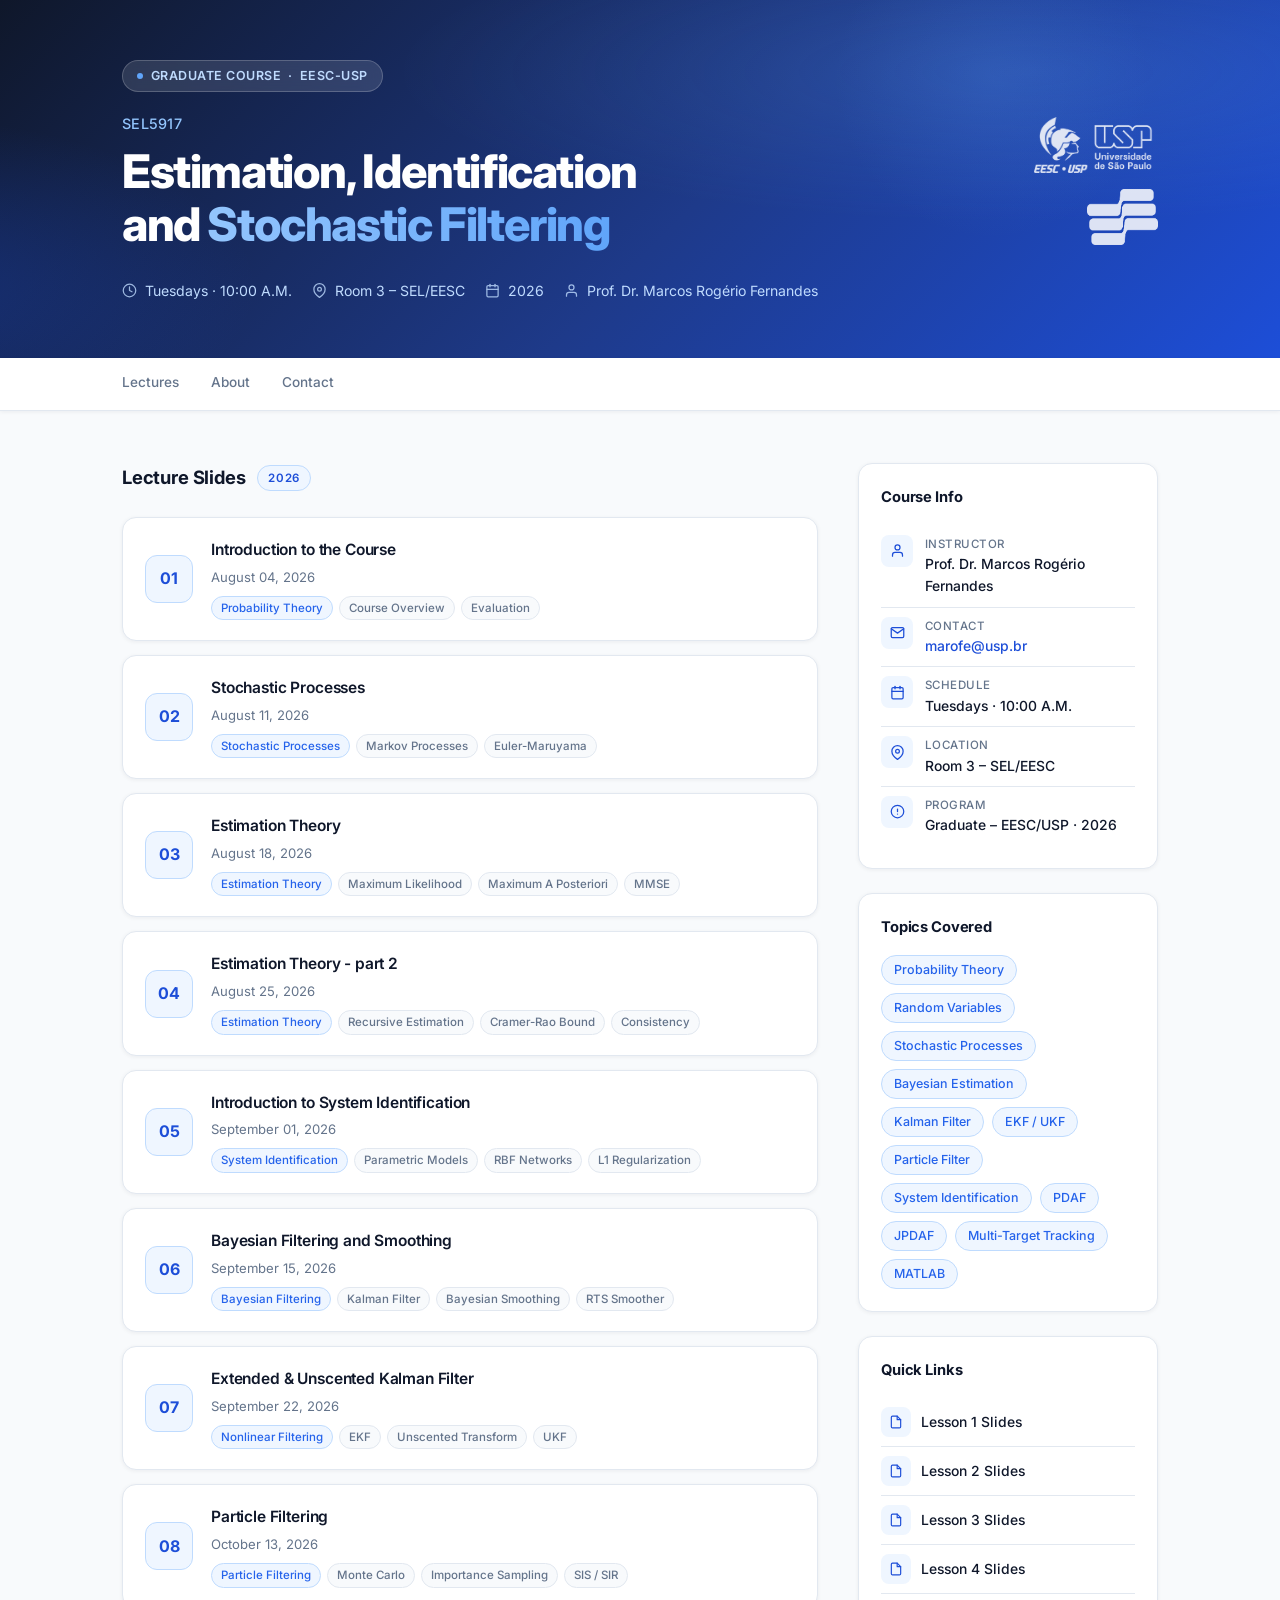
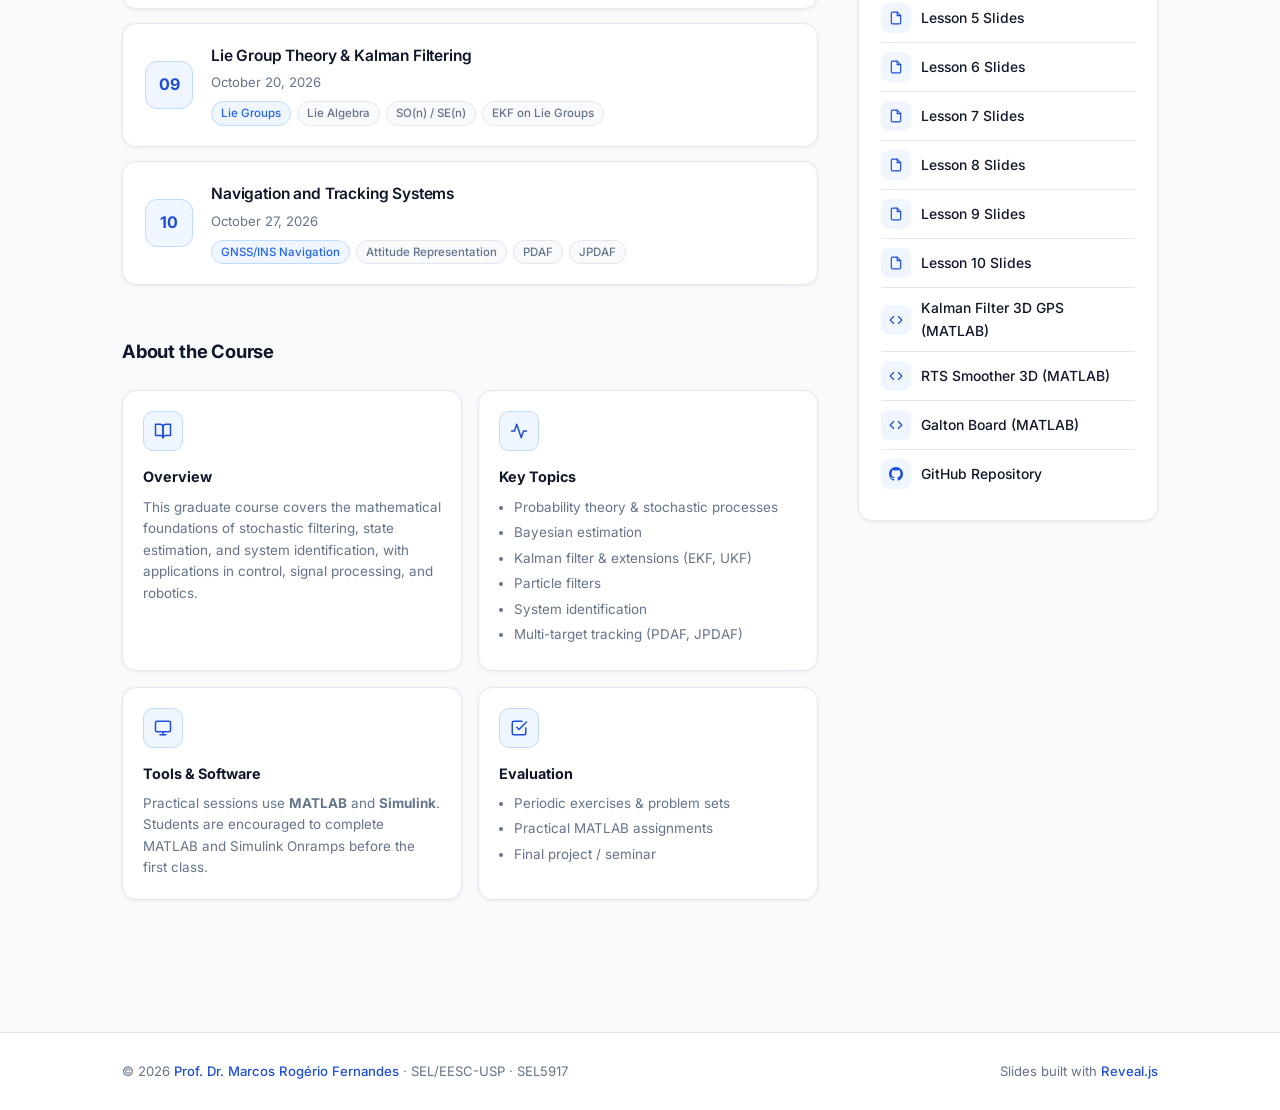
<file: index.html>
<!doctype html>
<html lang="en">
<head>
  <meta charset="utf-8">
  <meta name="viewport" content="width=device-width, initial-scale=1.0">
  <title>SEL5917 – Estimation, Identification and Stochastic Filtering</title>
  <meta name="description" content="Course page for SEL5917 – Estimation, Identification and Stochastic Filtering. Prof. Dr. Marcos Rogério Fernandes, EESC-USP.">
  <link rel="preconnect" href="https://fonts.googleapis.com">
  <link rel="preconnect" href="https://fonts.gstatic.com" crossorigin>
  <link href="https://fonts.googleapis.com/css2?family=Inter:wght@300;400;500;600;700;800&display=swap" rel="stylesheet">
  <style>
    /* ===== Design Tokens (same palette as style.css) ===== */
    :root {
      --accent:        #1d4ed8;
      --accent-mid:    #2563eb;
      --accent-light:  #60a5fa;
      --accent-soft:   #eff6ff;
      --accent-border: #bfdbfe;
      --ink:           #0f172a;
      --muted:         #64748b;
      --rule:          #e2e8f0;
      --surface:       #ffffff;
      --surface-alt:   #f8fafc;
      --radius:        14px;
      --shadow-sm:     0 1px 4px rgba(15,23,42,.06);
      --shadow-md:     0 4px 20px rgba(15,23,42,.10);
      --shadow-lg:     0 12px 40px rgba(15,23,42,.14);
    }

    *, *::before, *::after { box-sizing: border-box; margin: 0; padding: 0; }

    html { scroll-behavior: smooth; }

    body {
      font-family: 'Inter', -apple-system, 'Segoe UI', Roboto, sans-serif;
      background: var(--surface-alt);
      color: var(--ink);
      line-height: 1.6;
      min-height: 100vh;
    }

    /* ===== HERO ===== */
    .hero {
      background: linear-gradient(135deg, #0f172a 0%, #1e3a8a 55%, #1d4ed8 100%);
      color: #fff;
      padding: 0;
      position: relative;
      overflow: hidden;
    }

    .hero::before {
      content: '';
      position: absolute;
      inset: 0;
      background:
        radial-gradient(ellipse 70% 60% at 80% 20%, rgba(96,165,250,.18) 0%, transparent 70%),
        radial-gradient(ellipse 50% 80% at -10% 80%, rgba(29,78,216,.35) 0%, transparent 60%);
      pointer-events: none;
    }

    /* Animated floating orbs */
    .hero::after {
      content: '';
      position: absolute;
      width: 320px; height: 320px;
      border-radius: 50%;
      background: radial-gradient(circle, rgba(96,165,250,.12) 0%, transparent 70%);
      top: -80px; right: 10%;
      animation: floatOrb 8s ease-in-out infinite alternate;
      pointer-events: none;
    }

    @keyframes floatOrb {
      from { transform: translateY(0px) scale(1); }
      to   { transform: translateY(30px) scale(1.08); }
    }

    .hero-inner {
      position: relative;
      z-index: 1;
      max-width: 1100px;
      margin: 0 auto;
      padding: 60px 32px 56px;
      display: grid;
      grid-template-columns: 1fr auto;
      gap: 40px;
      align-items: center;
    }

    .hero-badge {
      display: inline-flex;
      align-items: center;
      gap: 8px;
      background: rgba(255,255,255,.12);
      border: 1px solid rgba(255,255,255,.2);
      border-radius: 100px;
      padding: 5px 14px;
      font-size: .78rem;
      font-weight: 600;
      letter-spacing: .04em;
      text-transform: uppercase;
      color: #bfdbfe;
      margin-bottom: 20px;
      backdrop-filter: blur(6px);
    }

    .hero-badge span { width: 6px; height: 6px; border-radius: 50%; background: #60a5fa; display: inline-block; animation: pulse 2s infinite; }

    @keyframes pulse {
      0%,100% { opacity: 1; }
      50%      { opacity: .4; }
    }

    .hero-code {
      font-size: .9rem;
      font-weight: 500;
      color: #93c5fd;
      letter-spacing: .02em;
      margin-bottom: 10px;
    }

    .hero h1 {
      font-size: clamp(1.9rem, 4vw, 2.9rem);
      font-weight: 800;
      letter-spacing: -.03em;
      line-height: 1.15;
      color: #fff;
      margin-bottom: 18px;
    }

    .hero h1 em {
      font-style: normal;
      background: linear-gradient(90deg, #93c5fd, #60a5fa);
      -webkit-background-clip: text;
      -webkit-text-fill-color: transparent;
      background-clip: text;
    }

    .hero-meta {
      display: flex;
      flex-wrap: wrap;
      gap: 20px;
      margin-top: 28px;
    }

    .hero-meta-item {
      display: flex;
      align-items: center;
      gap: 8px;
      font-size: .88rem;
      color: #bfdbfe;
    }

    .hero-meta-item svg { opacity: .8; flex-shrink: 0; }

    .hero-logos {
      display: flex;
      flex-direction: column;
      align-items: flex-end;
      gap: 16px;
    }

    .hero-logos img {
      height: 56px;
      width: auto;
      filter: brightness(0) invert(1);
      opacity: .85;
      transition: opacity .2s;
    }

    .hero-logos img:hover { opacity: 1; }

    /* ===== NAV (sticky) ===== */
    .nav-bar {
      background: rgba(255,255,255,.9);
      backdrop-filter: blur(12px);
      border-bottom: 1px solid var(--rule);
      position: sticky;
      top: 0;
      z-index: 100;
      box-shadow: var(--shadow-sm);
    }

    .nav-inner {
      max-width: 1100px;
      margin: 0 auto;
      padding: 0 32px;
      display: flex;
      align-items: center;
      gap: 32px;
      height: 52px;
    }

    .nav-inner a {
      font-size: .85rem;
      font-weight: 500;
      color: var(--muted);
      text-decoration: none;
      padding: 4px 0;
      border-bottom: 2px solid transparent;
      transition: color .15s, border-color .15s;
    }

    .nav-inner a:hover {
      color: var(--accent);
      border-bottom-color: var(--accent);
    }

    /* ===== MAIN LAYOUT ===== */
    .main {
      max-width: 1100px;
      margin: 0 auto;
      padding: 52px 32px 80px;
      display: grid;
      grid-template-columns: 1fr 300px;
      gap: 40px;
      align-items: start;
    }

    /* ===== SECTION HEADING ===== */
    .section-heading {
      display: flex;
      align-items: center;
      gap: 12px;
      margin-bottom: 24px;
    }

    .section-heading h2 {
      font-size: 1.15rem;
      font-weight: 700;
      color: var(--ink);
      letter-spacing: -.01em;
    }

    .section-heading .pill {
      font-size: .72rem;
      font-weight: 600;
      text-transform: uppercase;
      letter-spacing: .05em;
      background: var(--accent-soft);
      color: var(--accent);
      border: 1px solid var(--accent-border);
      border-radius: 100px;
      padding: 3px 10px;
    }

    /* ===== LESSON CARDS ===== */
    #lectures { margin-bottom: 52px; }

    .lesson-list { display: flex; flex-direction: column; gap: 14px; }

    .lesson-card {
      background: var(--surface);
      border: 1px solid var(--rule);
      border-radius: var(--radius);
      padding: 20px 22px;
      display: grid;
      grid-template-columns: 48px 1fr auto;
      align-items: center;
      gap: 18px;
      text-decoration: none;
      color: inherit;
      box-shadow: var(--shadow-sm);
      transition: transform .18s ease, box-shadow .18s ease, border-color .18s ease;
      position: relative;
      overflow: hidden;
    }

    .lesson-card::before {
      content: '';
      position: absolute;
      left: 0; top: 0; bottom: 0;
      width: 4px;
      background: linear-gradient(180deg, var(--accent), var(--accent-light));
      border-radius: var(--radius) 0 0 var(--radius);
      opacity: 0;
      transition: opacity .18s;
    }

    .lesson-card:hover {
      transform: translateY(-2px);
      box-shadow: var(--shadow-md);
      border-color: var(--accent-border);
    }

    .lesson-card:hover::before { opacity: 1; }

    .lesson-num {
      width: 48px; height: 48px;
      background: var(--accent-soft);
      border: 1px solid var(--accent-border);
      border-radius: 12px;
      display: flex;
      align-items: center;
      justify-content: center;
      font-weight: 700;
      font-size: 1rem;
      color: var(--accent);
      flex-shrink: 0;
      transition: background .18s, color .18s;
    }

    .lesson-card:hover .lesson-num {
      background: var(--accent);
      color: #fff;
      border-color: var(--accent);
    }

    .lesson-info h3 {
      font-size: .97rem;
      font-weight: 600;
      color: var(--ink);
      margin-bottom: 4px;
      letter-spacing: -.01em;
    }

    .lesson-info p {
      font-size: .82rem;
      color: var(--muted);
    }

    .lesson-tags {
      display: flex;
      flex-wrap: wrap;
      gap: 6px;
      margin-top: 8px;
    }

    .tag {
      font-size: .72rem;
      font-weight: 500;
      background: var(--surface-alt);
      border: 1px solid var(--rule);
      border-radius: 100px;
      padding: 2px 9px;
      color: var(--muted);
    }

    .tag.blue {
      background: var(--accent-soft);
      border-color: var(--accent-border);
      color: var(--accent-mid);
    }

    .arrow-icon {
      color: var(--muted);
      opacity: 0;
      transform: translateX(-4px);
      transition: opacity .18s, transform .18s, color .18s;
      flex-shrink: 0;
    }

    .lesson-card:hover .arrow-icon {
      opacity: 1;
      transform: translateX(0);
      color: var(--accent);
    }

    /* Disabled / coming-soon card */
    .lesson-card.soon {
      opacity: .65;
      cursor: default;
      pointer-events: none;
    }

    .lesson-card.soon .lesson-num {
      background: #f1f5f9;
      border-color: var(--rule);
      color: var(--muted);
    }

    .soon-badge {
      font-size: .7rem;
      font-weight: 600;
      background: #fef9c3;
      border: 1px solid #fde68a;
      color: #92400e;
      border-radius: 100px;
      padding: 2px 9px;
      white-space: nowrap;
    }

    /* ===== SIDEBAR ===== */
    .sidebar { display: flex; flex-direction: column; gap: 24px; }

    .card {
      background: var(--surface);
      border: 1px solid var(--rule);
      border-radius: var(--radius);
      padding: 22px;
      box-shadow: var(--shadow-sm);
    }

    .card h3 {
      font-size: .92rem;
      font-weight: 700;
      color: var(--ink);
      margin-bottom: 16px;
      letter-spacing: -.01em;
    }

    /* Info card rows */
    .info-row {
      display: flex;
      align-items: flex-start;
      gap: 12px;
      padding: 9px 0;
      border-bottom: 1px solid var(--rule);
    }

    .info-row:last-child { border-bottom: none; }

    .info-icon {
      width: 32px; height: 32px;
      border-radius: 8px;
      background: var(--accent-soft);
      display: flex;
      align-items: center;
      justify-content: center;
      flex-shrink: 0;
      color: var(--accent);
    }

    .info-label {
      font-size: .72rem;
      color: var(--muted);
      font-weight: 500;
      text-transform: uppercase;
      letter-spacing: .04em;
    }

    .info-value {
      font-size: .87rem;
      color: var(--ink);
      font-weight: 500;
    }

    /* Topic pills */
    .topic-grid {
      display: flex;
      flex-wrap: wrap;
      gap: 8px;
    }

    .topic-pill {
      font-size: .78rem;
      font-weight: 500;
      background: var(--accent-soft);
      border: 1px solid var(--accent-border);
      color: var(--accent-mid);
      border-radius: 100px;
      padding: 4px 12px;
      transition: background .15s, color .15s;
    }

    .topic-pill:hover {
      background: var(--accent);
      color: #fff;
      border-color: var(--accent);
    }

    /* Links card */
    .link-row {
      display: flex;
      align-items: center;
      gap: 10px;
      padding: 9px 0;
      border-bottom: 1px solid var(--rule);
      text-decoration: none;
      color: var(--ink);
      font-size: .87rem;
      font-weight: 500;
      transition: color .15s;
    }

    .link-row:last-child { border-bottom: none; }
    .link-row:hover { color: var(--accent); }

    .link-icon {
      width: 30px; height: 30px;
      border-radius: 8px;
      background: var(--accent-soft);
      display: flex;
      align-items: center;
      justify-content: center;
      flex-shrink: 0;
      color: var(--accent);
    }

    /* ===== ABOUT SECTION ===== */
    #about { margin-bottom: 52px; }

    .about-grid {
      display: grid;
      grid-template-columns: 1fr 1fr;
      gap: 16px;
    }

    .about-card {
      background: var(--surface);
      border: 1px solid var(--rule);
      border-radius: var(--radius);
      padding: 20px;
      box-shadow: var(--shadow-sm);
    }

    .about-card .icon-wrap {
      width: 40px; height: 40px;
      border-radius: 10px;
      background: var(--accent-soft);
      border: 1px solid var(--accent-border);
      display: flex;
      align-items: center;
      justify-content: center;
      margin-bottom: 14px;
      color: var(--accent);
    }

    .about-card h4 {
      font-size: .9rem;
      font-weight: 700;
      color: var(--ink);
      margin-bottom: 8px;
    }

    .about-card p, .about-card ul {
      font-size: .84rem;
      color: var(--muted);
      line-height: 1.6;
    }

    .about-card ul { padding-left: 1.1em; }
    .about-card ul li { margin-bottom: 4px; }

    /* ===== FOOTER ===== */
    footer {
      border-top: 1px solid var(--rule);
      background: var(--surface);
    }

    .footer-inner {
      max-width: 1100px;
      margin: 0 auto;
      padding: 28px 32px;
      display: flex;
      align-items: center;
      justify-content: space-between;
      gap: 16px;
      flex-wrap: wrap;
    }

    .footer-inner p {
      font-size: .82rem;
      color: var(--muted);
    }

    .footer-inner a {
      color: var(--accent);
      text-decoration: none;
      font-weight: 500;
    }

    .footer-inner a:hover { text-decoration: underline; }

    /* ===== RESPONSIVE ===== */
    @media (max-width: 860px) {
      .main { grid-template-columns: 1fr; }
      .hero-inner { grid-template-columns: 1fr; }
      .hero-logos { flex-direction: row; align-items: center; }
      .hero-logos img { height: 40px; }
      .about-grid { grid-template-columns: 1fr; }
    }

    @media (max-width: 540px) {
      .hero-inner { padding: 40px 20px 44px; }
      .main { padding: 36px 20px 60px; }
      .nav-inner { padding: 0 20px; gap: 20px; }
      .lesson-card { grid-template-columns: 40px 1fr; }
      .arrow-icon { display: none; }
    }
  </style>
</head>
<body>

  <!-- ===== HERO ===== -->
  <header class="hero" id="top">
    <div class="hero-inner">
      <div>
        <div class="hero-badge"><span></span> Graduate Course &nbsp;·&nbsp; EESC-USP</div>
        <p class="hero-code">SEL5917</p>
        <h1>Estimation, Identification<br>and <em>Stochastic Filtering</em></h1>
        <div class="hero-meta">
          <div class="hero-meta-item">
            <svg width="15" height="15" viewBox="0 0 24 24" fill="none" stroke="currentColor" stroke-width="2" stroke-linecap="round" stroke-linejoin="round"><circle cx="12" cy="12" r="10"/><polyline points="12 6 12 12 16 14"/></svg>
            Tuesdays · 10:00 A.M.
          </div>
          <div class="hero-meta-item">
            <svg width="15" height="15" viewBox="0 0 24 24" fill="none" stroke="currentColor" stroke-width="2" stroke-linecap="round" stroke-linejoin="round"><path d="M21 10c0 7-9 13-9 13S3 17 3 10a9 9 0 0 1 18 0z"/><circle cx="12" cy="10" r="3"/></svg>
            Room 3 – SEL/EESC
          </div>
          <div class="hero-meta-item">
            <svg width="15" height="15" viewBox="0 0 24 24" fill="none" stroke="currentColor" stroke-width="2" stroke-linecap="round" stroke-linejoin="round"><rect x="3" y="4" width="18" height="18" rx="2" ry="2"/><line x1="16" y1="2" x2="16" y2="6"/><line x1="8" y1="2" x2="8" y2="6"/><line x1="3" y1="10" x2="21" y2="10"/></svg>
            2026
          </div>
          <div class="hero-meta-item">
            <svg width="15" height="15" viewBox="0 0 24 24" fill="none" stroke="currentColor" stroke-width="2" stroke-linecap="round" stroke-linejoin="round"><path d="M20 21v-2a4 4 0 0 0-4-4H8a4 4 0 0 0-4 4v2"/><circle cx="12" cy="7" r="4"/></svg>
            Prof. Dr. Marcos Rogério Fernandes
          </div>
        </div>
      </div>
      <div class="hero-logos">
        <img src="images/Logo EESC-USP_top.png" alt="EESC-USP">
        <img src="images/sel.png" alt="SEL">
      </div>
    </div>
  </header>

  <!-- ===== STICKY NAV ===== -->
  <nav class="nav-bar" role="navigation" aria-label="Page sections">
    <div class="nav-inner">
      <a href="#lectures">Lectures</a>
      <a href="#about">About</a>
      <a href="mailto:marofe@usp.br">Contact</a>
    </div>
  </nav>

  <!-- ===== MAIN ===== -->
  <main class="main">

    <!-- LEFT COLUMN -->
    <div>

      <!-- LECTURES -->
      <section id="lectures">
        <div class="section-heading">
          <h2>Lecture Slides</h2>
          <span class="pill">2026</span>
        </div>

        <div class="lesson-list">

          <!-- Lesson 01 -->
          <a class="lesson-card" href="2026/lesson1.html" id="lesson-01" aria-label="Lesson 1: Introduction to the Course">
            <div class="lesson-num">01</div>
            <div class="lesson-info">
              <h3>Introduction to the Course</h3>
              <p>August 04, 2026</p>
              <div class="lesson-tags">
                <span class="tag blue">Probability Theory</span>
                <span class="tag">Course Overview</span>
                <span class="tag">Evaluation</span>
              </div>
            </div>
            <svg class="arrow-icon" width="18" height="18" viewBox="0 0 24 24" fill="none" stroke="currentColor" stroke-width="2.2" stroke-linecap="round" stroke-linejoin="round"><line x1="5" y1="12" x2="19" y2="12"/><polyline points="12 5 19 12 12 19"/></svg>
          </a>

          <!-- Lesson 02 -->
          <a class="lesson-card" href="2026/lesson2.html" id="lesson-02" aria-label="Lesson 2: Stochastic Processes">
            <div class="lesson-num">02</div>
            <div class="lesson-info">
              <h3>Stochastic Processes</h3>
              <p>August 11, 2026</p>
              <div class="lesson-tags">
                <span class="tag blue">Stochastic Processes</span>
                <span class="tag">Markov Processes</span>
                <span class="tag">Euler-Maruyama</span>
              </div>
            </div>
            <svg class="arrow-icon" width="18" height="18" viewBox="0 0 24 24" fill="none" stroke="currentColor" stroke-width="2.2" stroke-linecap="round" stroke-linejoin="round"><line x1="5" y1="12" x2="19" y2="12"/><polyline points="12 5 19 12 12 19"/></svg>
          </a>

          <!-- Lesson 03 -->
          <a class="lesson-card" href="2026/lesson3.html" id="lesson-03" aria-label="Lesson 3: Estimation Theory">
            <div class="lesson-num">03</div>
            <div class="lesson-info">
              <h3>Estimation Theory</h3>
              <p>August 18, 2026</p>
              <div class="lesson-tags">
                <span class="tag blue">Estimation Theory</span>
                <span class="tag">Maximum Likelihood</span>
                <span class="tag">Maximum A Posteriori</span>
                <span class="tag">MMSE</span>
              </div>
            </div>
            <svg class="arrow-icon" width="18" height="18" viewBox="0 0 24 24" fill="none" stroke="currentColor" stroke-width="2.2" stroke-linecap="round" stroke-linejoin="round"><line x1="5" y1="12" x2="19" y2="12"/><polyline points="12 5 19 12 12 19"/></svg>
          </a>

          <!-- Lesson 04 -->
          <a class="lesson-card" href="2026/lesson4.html" id="lesson-04" aria-label="Lesson 4: Estimation Theory - part 2">
            <div class="lesson-num">04</div>
            <div class="lesson-info">
              <h3>Estimation Theory - part 2</h3>
              <p>August 25, 2026</p>
              <div class="lesson-tags">
                <span class="tag blue">Estimation Theory</span>
                <span class="tag">Recursive Estimation</span>
                <span class="tag">Cramer-Rao Bound</span>
                <span class="tag">Consistency</span>
              </div>
            </div>
            <svg class="arrow-icon" width="18" height="18" viewBox="0 0 24 24" fill="none" stroke="currentColor" stroke-width="2.2" stroke-linecap="round" stroke-linejoin="round"><line x1="5" y1="12" x2="19" y2="12"/><polyline points="12 5 19 12 12 19"/></svg>
          </a>

          <!-- Lesson 05 -->
          <a class="lesson-card" href="2026/lesson5.html" id="lesson-05" aria-label="Lesson 5: Introduction to System Identification">
            <div class="lesson-num">05</div>
            <div class="lesson-info">
              <h3>Introduction to System Identification</h3>
              <p>September 01, 2026</p>
              <div class="lesson-tags">
                <span class="tag blue">System Identification</span>
                <span class="tag">Parametric Models</span>
                <span class="tag">RBF Networks</span>
                <span class="tag">L1 Regularization</span>
              </div>
            </div>
            <svg class="arrow-icon" width="18" height="18" viewBox="0 0 24 24" fill="none" stroke="currentColor" stroke-width="2.2" stroke-linecap="round" stroke-linejoin="round"><line x1="5" y1="12" x2="19" y2="12"/><polyline points="12 5 19 12 12 19"/></svg>
          </a>

          <!-- Lesson 06 -->
          <a class="lesson-card" href="2026/lesson6.html" id="lesson-06" aria-label="Lesson 6: Bayesian Filtering and Smoothing">
            <div class="lesson-num">06</div>
            <div class="lesson-info">
              <h3>Bayesian Filtering and Smoothing</h3>
              <p>September 15, 2026</p>
              <div class="lesson-tags">
                <span class="tag blue">Bayesian Filtering</span>
                <span class="tag">Kalman Filter</span>
                <span class="tag">Bayesian Smoothing</span>
                <span class="tag">RTS Smoother</span>
              </div>
            </div>
            <svg class="arrow-icon" width="18" height="18" viewBox="0 0 24 24" fill="none" stroke="currentColor" stroke-width="2.2" stroke-linecap="round" stroke-linejoin="round"><line x1="5" y1="12" x2="19" y2="12"/><polyline points="12 5 19 12 12 19"/></svg>
          </a>

          <!-- Lesson 07 -->
          <a class="lesson-card" href="2026/lesson7.html" id="lesson-07" aria-label="Lesson 7: Extended &amp; Unscented Kalman Filter">
            <div class="lesson-num">07</div>
            <div class="lesson-info">
              <h3>Extended &amp; Unscented Kalman Filter</h3>
              <p>September 22, 2026</p>
              <div class="lesson-tags">
                <span class="tag blue">Nonlinear Filtering</span>
                <span class="tag">EKF</span>
                <span class="tag">Unscented Transform</span>
                <span class="tag">UKF</span>
              </div>
            </div>
            <svg class="arrow-icon" width="18" height="18" viewBox="0 0 24 24" fill="none" stroke="currentColor" stroke-width="2.2" stroke-linecap="round" stroke-linejoin="round"><line x1="5" y1="12" x2="19" y2="12"/><polyline points="12 5 19 12 12 19"/></svg>
          </a>

          <!-- Lesson 08 -->
          <a class="lesson-card" href="2026/lesson8.html" id="lesson-08" aria-label="Lesson 8: Particle Filtering">
            <div class="lesson-num">08</div>
            <div class="lesson-info">
              <h3>Particle Filtering</h3>
              <p>October 13, 2026</p>
              <div class="lesson-tags">
                <span class="tag blue">Particle Filtering</span>
                <span class="tag">Monte Carlo</span>
                <span class="tag">Importance Sampling</span>
                <span class="tag">SIS / SIR</span>
              </div>
            </div>
            <svg class="arrow-icon" width="18" height="18" viewBox="0 0 24 24" fill="none" stroke="currentColor" stroke-width="2.2" stroke-linecap="round" stroke-linejoin="round"><line x1="5" y1="12" x2="19" y2="12"/><polyline points="12 5 19 12 12 19"/></svg>
          </a>

          <!-- Lesson 09 -->
          <a class="lesson-card" href="2026/lesson9.html" id="lesson-09" aria-label="Lesson 9: Lie Group Theory &amp; Kalman Filtering">
            <div class="lesson-num">09</div>
            <div class="lesson-info">
              <h3>Lie Group Theory &amp; Kalman Filtering</h3>
              <p>October 20, 2026</p>
              <div class="lesson-tags">
                <span class="tag blue">Lie Groups</span>
                <span class="tag">Lie Algebra</span>
                <span class="tag">SO(n) / SE(n)</span>
                <span class="tag">EKF on Lie Groups</span>
              </div>
            </div>
            <svg class="arrow-icon" width="18" height="18" viewBox="0 0 24 24" fill="none" stroke="currentColor" stroke-width="2.2" stroke-linecap="round" stroke-linejoin="round"><line x1="5" y1="12" x2="19" y2="12"/><polyline points="12 5 19 12 12 19"/></svg>
          </a>

          <!-- Lesson 10 -->
          <a class="lesson-card" href="2026/lesson10.html" id="lesson-10" aria-label="Lesson 10: Navigation and Tracking Systems">
            <div class="lesson-num">10</div>
            <div class="lesson-info">
              <h3>Navigation and Tracking Systems</h3>
              <p>October 27, 2026</p>
              <div class="lesson-tags">
                <span class="tag blue">GNSS/INS Navigation</span>
                <span class="tag">Attitude Representation</span>
                <span class="tag">PDAF</span>
                <span class="tag">JPDAF</span>
              </div>
            </div>
            <svg class="arrow-icon" width="18" height="18" viewBox="0 0 24 24" fill="none" stroke="currentColor" stroke-width="2.2" stroke-linecap="round" stroke-linejoin="round"><line x1="5" y1="12" x2="19" y2="12"/><polyline points="12 5 19 12 12 19"/></svg>
          </a>

        </div>
      </section>

      <!-- ABOUT -->
      <section id="about">
        <div class="section-heading">
          <h2>About the Course</h2>
        </div>

        <div class="about-grid">

          <div class="about-card">
            <div class="icon-wrap">
              <svg width="18" height="18" viewBox="0 0 24 24" fill="none" stroke="currentColor" stroke-width="2" stroke-linecap="round" stroke-linejoin="round"><path d="M2 3h6a4 4 0 0 1 4 4v14a3 3 0 0 0-3-3H2z"/><path d="M22 3h-6a4 4 0 0 0-4 4v14a3 3 0 0 1 3-3h7z"/></svg>
            </div>
            <h4>Overview</h4>
            <p>This graduate course covers the mathematical foundations of stochastic filtering, state estimation, and system identification, with applications in control, signal processing, and robotics.</p>
          </div>

          <div class="about-card">
            <div class="icon-wrap">
              <svg width="18" height="18" viewBox="0 0 24 24" fill="none" stroke="currentColor" stroke-width="2" stroke-linecap="round" stroke-linejoin="round"><polyline points="22 12 18 12 15 21 9 3 6 12 2 12"/></svg>
            </div>
            <h4>Key Topics</h4>
            <ul>
              <li>Probability theory &amp; stochastic processes</li>
              <li>Bayesian estimation</li>
              <li>Kalman filter &amp; extensions (EKF, UKF)</li>
              <li>Particle filters</li>
              <li>System identification</li>
              <li>Multi-target tracking (PDAF, JPDAF)</li>
            </ul>
          </div>

          <div class="about-card">
            <div class="icon-wrap">
              <svg width="18" height="18" viewBox="0 0 24 24" fill="none" stroke="currentColor" stroke-width="2" stroke-linecap="round" stroke-linejoin="round"><rect x="2" y="3" width="20" height="14" rx="2" ry="2"/><line x1="8" y1="21" x2="16" y2="21"/><line x1="12" y1="17" x2="12" y2="21"/></svg>
            </div>
            <h4>Tools &amp; Software</h4>
            <p>Practical sessions use <strong>MATLAB</strong> and <strong>Simulink</strong>. Students are encouraged to complete MATLAB and Simulink Onramps before the first class.</p>
          </div>

          <div class="about-card">
            <div class="icon-wrap">
              <svg width="18" height="18" viewBox="0 0 24 24" fill="none" stroke="currentColor" stroke-width="2" stroke-linecap="round" stroke-linejoin="round"><path d="M9 11l3 3L22 4"/><path d="M21 12v7a2 2 0 0 1-2 2H5a2 2 0 0 1-2-2V5a2 2 0 0 1 2-2h11"/></svg>
            </div>
            <h4>Evaluation</h4>
            <ul>
              <li>Periodic exercises &amp; problem sets</li>
              <li>Practical MATLAB assignments</li>
              <li>Final project / seminar</li>
            </ul>
          </div>

        </div>
      </section>

    </div>

    <!-- RIGHT SIDEBAR -->
    <aside class="sidebar" aria-label="Course information">

      <!-- Course Info -->
      <div class="card" id="course-info">
        <h3>Course Info</h3>

        <div class="info-row">
          <div class="info-icon">
            <svg width="15" height="15" viewBox="0 0 24 24" fill="none" stroke="currentColor" stroke-width="2" stroke-linecap="round" stroke-linejoin="round"><path d="M20 21v-2a4 4 0 0 0-4-4H8a4 4 0 0 0-4 4v2"/><circle cx="12" cy="7" r="4"/></svg>
          </div>
          <div>
            <div class="info-label">Instructor</div>
            <div class="info-value">Prof. Dr. Marcos Rogério Fernandes</div>
          </div>
        </div>

        <div class="info-row">
          <div class="info-icon">
            <svg width="15" height="15" viewBox="0 0 24 24" fill="none" stroke="currentColor" stroke-width="2" stroke-linecap="round" stroke-linejoin="round"><path d="M4 4h16c1.1 0 2 .9 2 2v12c0 1.1-.9 2-2 2H4c-1.1 0-2-.9-2-2V6c0-1.1.9-2 2-2z"/><polyline points="22,6 12,13 2,6"/></svg>
          </div>
          <div>
            <div class="info-label">Contact</div>
            <div class="info-value"><a href="mailto:marofe@usp.br" style="color:var(--accent);text-decoration:none;">marofe@usp.br</a></div>
          </div>
        </div>

        <div class="info-row">
          <div class="info-icon">
            <svg width="15" height="15" viewBox="0 0 24 24" fill="none" stroke="currentColor" stroke-width="2" stroke-linecap="round" stroke-linejoin="round"><rect x="3" y="4" width="18" height="18" rx="2" ry="2"/><line x1="16" y1="2" x2="16" y2="6"/><line x1="8" y1="2" x2="8" y2="6"/><line x1="3" y1="10" x2="21" y2="10"/></svg>
          </div>
          <div>
            <div class="info-label">Schedule</div>
            <div class="info-value">Tuesdays · 10:00 A.M.</div>
          </div>
        </div>

        <div class="info-row">
          <div class="info-icon">
            <svg width="15" height="15" viewBox="0 0 24 24" fill="none" stroke="currentColor" stroke-width="2" stroke-linecap="round" stroke-linejoin="round"><path d="M21 10c0 7-9 13-9 13S3 17 3 10a9 9 0 0 1 18 0z"/><circle cx="12" cy="10" r="3"/></svg>
          </div>
          <div>
            <div class="info-label">Location</div>
            <div class="info-value">Room 3 – SEL/EESC</div>
          </div>
        </div>

        <div class="info-row">
          <div class="info-icon">
            <svg width="15" height="15" viewBox="0 0 24 24" fill="none" stroke="currentColor" stroke-width="2" stroke-linecap="round" stroke-linejoin="round"><circle cx="12" cy="12" r="10"/><line x1="12" y1="8" x2="12" y2="12"/><line x1="12" y1="16" x2="12.01" y2="16"/></svg>
          </div>
          <div>
            <div class="info-label">Program</div>
            <div class="info-value">Graduate – EESC/USP · 2026</div>
          </div>
        </div>
      </div>

      <!-- Topics -->
      <div class="card" id="topics">
        <h3>Topics Covered</h3>
        <div class="topic-grid">
          <span class="topic-pill">Probability Theory</span>
          <span class="topic-pill">Random Variables</span>
          <span class="topic-pill">Stochastic Processes</span>
          <span class="topic-pill">Bayesian Estimation</span>
          <span class="topic-pill">Kalman Filter</span>
          <span class="topic-pill">EKF / UKF</span>
          <span class="topic-pill">Particle Filter</span>
          <span class="topic-pill">System Identification</span>
          <span class="topic-pill">PDAF</span>
          <span class="topic-pill">JPDAF</span>
          <span class="topic-pill">Multi-Target Tracking</span>
          <span class="topic-pill">MATLAB</span>
        </div>
      </div>

      <!-- Quick Links -->
      <div class="card" id="links">
        <h3>Quick Links</h3>
        <a class="link-row" href="2026/lesson1.html" id="link-lesson1">
          <div class="link-icon">
            <svg width="14" height="14" viewBox="0 0 24 24" fill="none" stroke="currentColor" stroke-width="2" stroke-linecap="round" stroke-linejoin="round"><path d="M14 2H6a2 2 0 0 0-2 2v16a2 2 0 0 0 2 2h12a2 2 0 0 0 2-2V8z"/><polyline points="14 2 14 8 20 8"/></svg>
          </div>
          Lesson 1 Slides
        </a>
        <a class="link-row" href="2026/lesson2.html" id="link-lesson2">
          <div class="link-icon">
            <svg width="14" height="14" viewBox="0 0 24 24" fill="none" stroke="currentColor" stroke-width="2" stroke-linecap="round" stroke-linejoin="round"><path d="M14 2H6a2 2 0 0 0-2 2v16a2 2 0 0 0 2 2h12a2 2 0 0 0 2-2V8z"/><polyline points="14 2 14 8 20 8"/></svg>
          </div>
          Lesson 2 Slides
        </a>
        <a class="link-row" href="2026/lesson3.html" id="link-lesson3">
          <div class="link-icon">
            <svg width="14" height="14" viewBox="0 0 24 24" fill="none" stroke="currentColor" stroke-width="2" stroke-linecap="round" stroke-linejoin="round"><path d="M14 2H6a2 2 0 0 0-2 2v16a2 2 0 0 0 2 2h12a2 2 0 0 0 2-2V8z"/><polyline points="14 2 14 8 20 8"/></svg>
          </div>
          Lesson 3 Slides
        </a>
        <a class="link-row" href="2026/lesson4.html" id="link-lesson4">
          <div class="link-icon">
            <svg width="14" height="14" viewBox="0 0 24 24" fill="none" stroke="currentColor" stroke-width="2" stroke-linecap="round" stroke-linejoin="round"><path d="M14 2H6a2 2 0 0 0-2 2v16a2 2 0 0 0 2 2h12a2 2 0 0 0 2-2V8z"/><polyline points="14 2 14 8 20 8"/></svg>
          </div>
          Lesson 4 Slides
        </a>
        <a class="link-row" href="2026/lesson5.html" id="link-lesson5">
          <div class="link-icon">
            <svg width="14" height="14" viewBox="0 0 24 24" fill="none" stroke="currentColor" stroke-width="2" stroke-linecap="round" stroke-linejoin="round"><path d="M14 2H6a2 2 0 0 0-2 2v16a2 2 0 0 0 2 2h12a2 2 0 0 0 2-2V8z"/><polyline points="14 2 14 8 20 8"/></svg>
          </div>
          Lesson 5 Slides
        </a>
        <a class="link-row" href="2026/lesson6.html" id="link-lesson6">
          <div class="link-icon">
            <svg width="14" height="14" viewBox="0 0 24 24" fill="none" stroke="currentColor" stroke-width="2" stroke-linecap="round" stroke-linejoin="round"><path d="M14 2H6a2 2 0 0 0-2 2v16a2 2 0 0 0 2 2h12a2 2 0 0 0 2-2V8z"/><polyline points="14 2 14 8 20 8"/></svg>
          </div>
          Lesson 6 Slides
        </a>
        <a class="link-row" href="2026/lesson7.html" id="link-lesson7">
          <div class="link-icon">
            <svg width="14" height="14" viewBox="0 0 24 24" fill="none" stroke="currentColor" stroke-width="2" stroke-linecap="round" stroke-linejoin="round"><path d="M14 2H6a2 2 0 0 0-2 2v16a2 2 0 0 0 2 2h12a2 2 0 0 0 2-2V8z"/><polyline points="14 2 14 8 20 8"/></svg>
          </div>
          Lesson 7 Slides
        </a>
        <a class="link-row" href="2026/lesson8.html" id="link-lesson8">
          <div class="link-icon">
            <svg width="14" height="14" viewBox="0 0 24 24" fill="none" stroke="currentColor" stroke-width="2" stroke-linecap="round" stroke-linejoin="round"><path d="M14 2H6a2 2 0 0 0-2 2v16a2 2 0 0 0 2 2h12a2 2 0 0 0 2-2V8z"/><polyline points="14 2 14 8 20 8"/></svg>
          </div>
          Lesson 8 Slides
        </a>
        <a class="link-row" href="2026/lesson9.html" id="link-lesson9">
          <div class="link-icon">
            <svg width="14" height="14" viewBox="0 0 24 24" fill="none" stroke="currentColor" stroke-width="2" stroke-linecap="round" stroke-linejoin="round"><path d="M14 2H6a2 2 0 0 0-2 2v16a2 2 0 0 0 2 2h12a2 2 0 0 0 2-2V8z"/><polyline points="14 2 14 8 20 8"/></svg>
          </div>
          Lesson 9 Slides
        </a>
        <a class="link-row" href="2026/lesson10.html" id="link-lesson10">
          <div class="link-icon">
            <svg width="14" height="14" viewBox="0 0 24 24" fill="none" stroke="currentColor" stroke-width="2" stroke-linecap="round" stroke-linejoin="round"><path d="M14 2H6a2 2 0 0 0-2 2v16a2 2 0 0 0 2 2h12a2 2 0 0 0 2-2V8z"/><polyline points="14 2 14 8 20 8"/></svg>
          </div>
          Lesson 10 Slides
        </a>
        <a class="link-row" href="kf_gps_tracking_3d.m" id="link-kf-gps" download>
          <div class="link-icon">
            <svg width="14" height="14" viewBox="0 0 24 24" fill="none" stroke="currentColor" stroke-width="2" stroke-linecap="round" stroke-linejoin="round"><polyline points="16 18 22 12 16 6"/><polyline points="8 6 2 12 8 18"/></svg>
          </div>
          Kalman Filter 3D GPS (MATLAB)
        </a>
        <a class="link-row" href="rts_gps_tracking_3d.m" id="link-rts-gps" download>
          <div class="link-icon">
            <svg width="14" height="14" viewBox="0 0 24 24" fill="none" stroke="currentColor" stroke-width="2" stroke-linecap="round" stroke-linejoin="round"><polyline points="16 18 22 12 16 6"/><polyline points="8 6 2 12 8 18"/></svg>
          </div>
          RTS Smoother 3D (MATLAB)
        </a>
        <a class="link-row" href="galton_board.m" id="link-galton" download>
          <div class="link-icon">
            <svg width="14" height="14" viewBox="0 0 24 24" fill="none" stroke="currentColor" stroke-width="2" stroke-linecap="round" stroke-linejoin="round"><polyline points="16 18 22 12 16 6"/><polyline points="8 6 2 12 8 18"/></svg>
          </div>
          Galton Board (MATLAB)
        </a>
        <a class="link-row" href="https://github.com/Marofe/estimation-identification-filtering" target="_blank" rel="noopener" id="link-github">
          <div class="link-icon">
            <svg width="14" height="14" viewBox="0 0 24 24" fill="currentColor"><path d="M12 0C5.374 0 0 5.373 0 12c0 5.302 3.438 9.8 8.207 11.387.599.111.793-.261.793-.577v-2.234c-3.338.726-4.033-1.416-4.033-1.416-.546-1.387-1.333-1.756-1.333-1.756-1.089-.745.083-.729.083-.729 1.205.084 1.839 1.237 1.839 1.237 1.07 1.834 2.807 1.304 3.492.997.107-.775.418-1.305.762-1.604-2.665-.305-5.467-1.334-5.467-5.931 0-1.311.469-2.381 1.236-3.221-.124-.303-.535-1.524.117-3.176 0 0 1.008-.322 3.301 1.23A11.509 11.509 0 0 1 12 5.803c1.02.005 2.047.138 3.006.404 2.291-1.552 3.297-1.23 3.297-1.23.653 1.653.242 2.874.118 3.176.77.84 1.235 1.911 1.235 3.221 0 4.609-2.807 5.624-5.479 5.921.43.372.823 1.102.823 2.222v3.293c0 .319.192.694.801.576C20.566 21.797 24 17.3 24 12c0-6.627-5.373-12-12-12z"/></svg>
          </div>
          GitHub Repository
        </a>
      </div>

    </aside>
  </main>

  <!-- ===== FOOTER ===== -->
  <footer>
    <div class="footer-inner">
      <p>© 2026 <a href="mailto:marofe@usp.br">Prof. Dr. Marcos Rogério Fernandes</a> · SEL/EESC-USP · SEL5917</p>
      <p>Slides built with <a href="https://revealjs.com" target="_blank" rel="noopener">Reveal.js</a></p>
    </div>
  </footer>

</body>
</html>
</file>
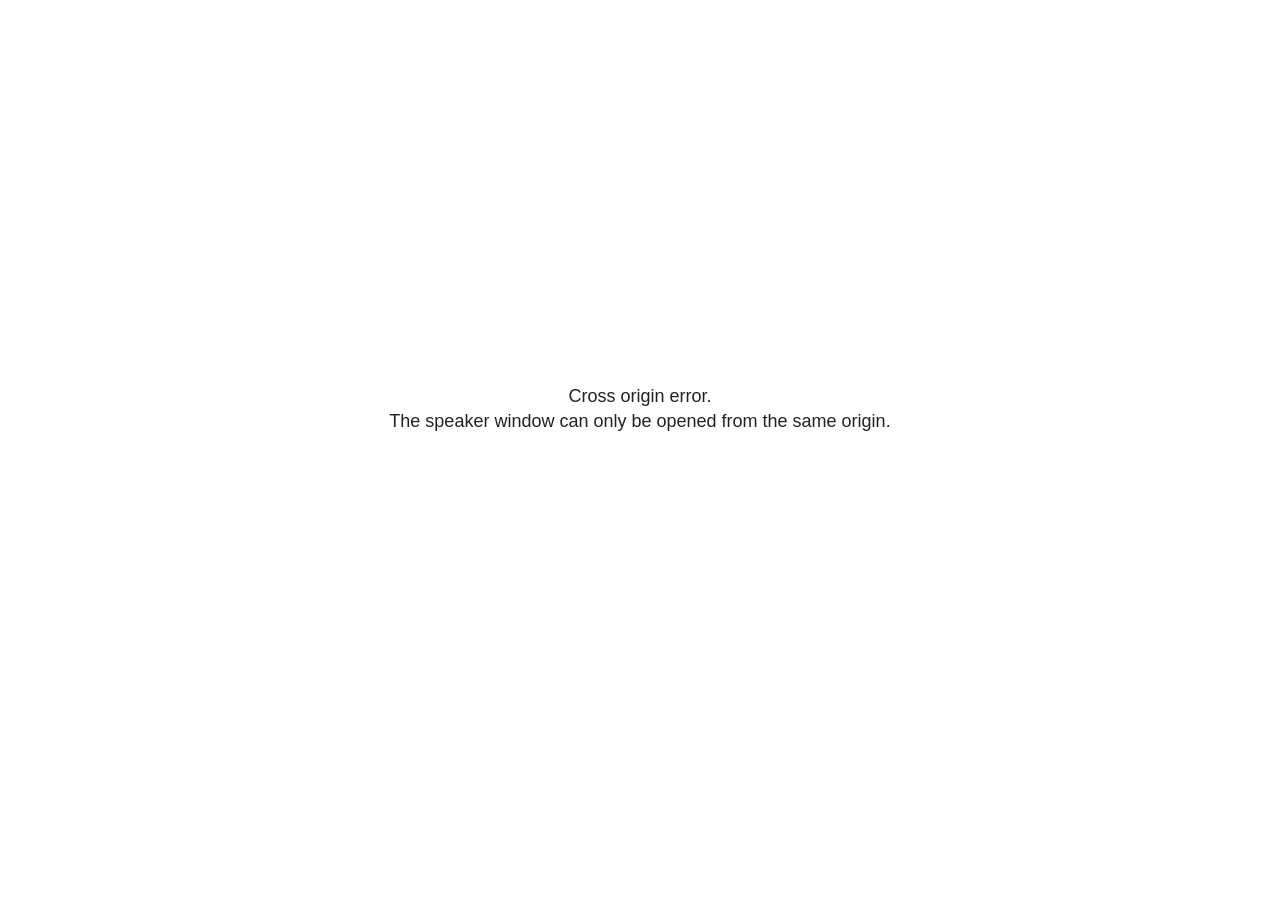
<file: plugin/notes/speaker-view.html>
<!--
	NOTE: You need to build the notes plugin after making changes to this file.
-->
<html lang="en">
	<head>
		<meta charset="utf-8">

		<title>reveal.js - Speaker View</title>

		<style>
			body {
				font-family: Helvetica;
				font-size: 18px;
			}

			#current-slide,
			#upcoming-slide,
			#speaker-controls {
				padding: 6px;
				box-sizing: border-box;
				-moz-box-sizing: border-box;
			}

			#current-slide iframe,
			#upcoming-slide iframe {
				width: 100%;
				height: 100%;
				border: 1px solid #ddd;
			}

			#current-slide .label,
			#upcoming-slide .label {
				position: absolute;
				top: 10px;
				left: 10px;
				z-index: 2;
			}

			#connection-status {
				position: absolute;
				top: 0;
				left: 0;
				width: 100%;
				height: 100%;
				z-index: 20;
				padding: 30% 20% 20% 20%;
				font-size: 18px;
				color: #222;
				background: #fff;
				text-align: center;
				box-sizing: border-box;
				line-height: 1.4;
			}

			.overlay-element {
				height: 34px;
				line-height: 34px;
				padding: 0 10px;
				text-shadow: none;
				background: rgba( 220, 220, 220, 0.8 );
				color: #222;
				font-size: 14px;
			}

			.overlay-element.interactive:hover {
				background: rgba( 220, 220, 220, 1 );
			}

			#current-slide {
				position: absolute;
				width: 60%;
				height: 100%;
				top: 0;
				left: 0;
				padding-right: 0;
			}

			#upcoming-slide {
				position: absolute;
				width: 40%;
				height: 40%;
				right: 0;
				top: 0;
			}

			/* Speaker controls */
			#speaker-controls {
				position: absolute;
				top: 40%;
				right: 0;
				width: 40%;
				height: 60%;
				overflow: auto;
				font-size: 18px;
			}

				.speaker-controls-time.hidden,
				.speaker-controls-notes.hidden {
					display: none;
				}

				.speaker-controls-time .label,
				.speaker-controls-pace .label,
				.speaker-controls-notes .label {
					text-transform: uppercase;
					font-weight: normal;
					font-size: 0.66em;
					color: #666;
					margin: 0;
				}

				.speaker-controls-time, .speaker-controls-pace {
					border-bottom: 1px solid rgba( 200, 200, 200, 0.5 );
					margin-bottom: 10px;
					padding: 10px 16px;
					padding-bottom: 20px;
					cursor: pointer;
				}

				.speaker-controls-time .reset-button {
					opacity: 0;
					float: right;
					color: #666;
					text-decoration: none;
				}
				.speaker-controls-time:hover .reset-button {
					opacity: 1;
				}

				.speaker-controls-time .timer,
				.speaker-controls-time .clock {
					width: 50%;
				}

				.speaker-controls-time .timer,
				.speaker-controls-time .clock,
				.speaker-controls-time .pacing .hours-value,
				.speaker-controls-time .pacing .minutes-value,
				.speaker-controls-time .pacing .seconds-value {
					font-size: 1.9em;
				}

				.speaker-controls-time .timer {
					float: left;
				}

				.speaker-controls-time .clock {
					float: right;
					text-align: right;
				}

				.speaker-controls-time span.mute {
					opacity: 0.3;
				}

				.speaker-controls-time .pacing-title {
					margin-top: 5px;
				}

				.speaker-controls-time .pacing.ahead {
					color: blue;
				}

				.speaker-controls-time .pacing.on-track {
					color: green;
				}

				.speaker-controls-time .pacing.behind {
					color: red;
				}

				.speaker-controls-notes {
					padding: 10px 16px;
				}

				.speaker-controls-notes .value {
					margin-top: 5px;
					line-height: 1.4;
					font-size: 1.2em;
				}

			/* Layout selector */
			#speaker-layout {
				position: absolute;
				top: 10px;
				right: 10px;
				color: #222;
				z-index: 10;
			}
				#speaker-layout select {
					position: absolute;
					width: 100%;
					height: 100%;
					top: 0;
					left: 0;
					border: 0;
					box-shadow: 0;
					cursor: pointer;
					opacity: 0;

					font-size: 1em;
					background-color: transparent;

					-moz-appearance: none;
					-webkit-appearance: none;
					-webkit-tap-highlight-color: rgba(0, 0, 0, 0);
				}

				#speaker-layout select:focus {
					outline: none;
					box-shadow: none;
				}

			.clear {
				clear: both;
			}

			/* Speaker layout: Wide */
			body[data-speaker-layout="wide"] #current-slide,
			body[data-speaker-layout="wide"] #upcoming-slide {
				width: 50%;
				height: 45%;
				padding: 6px;
			}

			body[data-speaker-layout="wide"] #current-slide {
				top: 0;
				left: 0;
			}

			body[data-speaker-layout="wide"] #upcoming-slide {
				top: 0;
				left: 50%;
			}

			body[data-speaker-layout="wide"] #speaker-controls {
				top: 45%;
				left: 0;
				width: 100%;
				height: 50%;
				font-size: 1.25em;
			}

			/* Speaker layout: Tall */
			body[data-speaker-layout="tall"] #current-slide,
			body[data-speaker-layout="tall"] #upcoming-slide {
				width: 45%;
				height: 50%;
				padding: 6px;
			}

			body[data-speaker-layout="tall"] #current-slide {
				top: 0;
				left: 0;
			}

			body[data-speaker-layout="tall"] #upcoming-slide {
				top: 50%;
				left: 0;
			}

			body[data-speaker-layout="tall"] #speaker-controls {
				padding-top: 40px;
				top: 0;
				left: 45%;
				width: 55%;
				height: 100%;
				font-size: 1.25em;
			}

			/* Speaker layout: Notes only */
			body[data-speaker-layout="notes-only"] #current-slide,
			body[data-speaker-layout="notes-only"] #upcoming-slide {
				display: none;
			}

			body[data-speaker-layout="notes-only"] #speaker-controls {
				padding-top: 40px;
				top: 0;
				left: 0;
				width: 100%;
				height: 100%;
				font-size: 1.25em;
			}

			@media screen and (max-width: 1080px) {
				body[data-speaker-layout="default"] #speaker-controls {
					font-size: 16px;
				}
			}

			@media screen and (max-width: 900px) {
				body[data-speaker-layout="default"] #speaker-controls {
					font-size: 14px;
				}
			}

			@media screen and (max-width: 800px) {
				body[data-speaker-layout="default"] #speaker-controls {
					font-size: 12px;
				}
			}

		</style>
	</head>

	<body>

		<div id="connection-status">Loading speaker view...</div>

		<div id="current-slide"></div>
		<div id="upcoming-slide"><span class="overlay-element label">Upcoming</span></div>
		<div id="speaker-controls">
			<div class="speaker-controls-time">
				<h4 class="label">Time <span class="reset-button">Click to Reset</span></h4>
				<div class="clock">
					<span class="clock-value">0:00 AM</span>
				</div>
				<div class="timer">
					<span class="hours-value">00</span><span class="minutes-value">:00</span><span class="seconds-value">:00</span>
				</div>
				<div class="clear"></div>

				<h4 class="label pacing-title" style="display: none">Pacing – Time to finish current slide</h4>
				<div class="pacing" style="display: none">
					<span class="hours-value">00</span><span class="minutes-value">:00</span><span class="seconds-value">:00</span>
				</div>
			</div>

			<div class="speaker-controls-notes hidden">
				<h4 class="label">Notes</h4>
				<div class="value"></div>
			</div>
		</div>
		<div id="speaker-layout" class="overlay-element interactive">
			<span class="speaker-layout-label"></span>
			<select class="speaker-layout-dropdown"></select>
		</div>

		<script>

			(function() {

				var notes,
					notesValue,
					currentState,
					currentSlide,
					upcomingSlide,
					layoutLabel,
					layoutDropdown,
					pendingCalls = {},
					lastRevealApiCallId = 0,
					connected = false

				var connectionStatus = document.querySelector( '#connection-status' );

				var SPEAKER_LAYOUTS = {
					'default': 'Default',
					'wide': 'Wide',
					'tall': 'Tall',
					'notes-only': 'Notes only'
				};

				setupLayout();

				let openerOrigin;

				try {
					openerOrigin = window.opener.location.origin;
				}
				catch ( error ) { console.warn( error ) }

				// In order to prevent XSS, the speaker view will only run if its
				// opener has the same origin as itself
				if( window.location.origin !== openerOrigin ) {
					connectionStatus.innerHTML = 'Cross origin error.<br>The speaker window can only be opened from the same origin.';
					return;
				}

				var connectionTimeout = setTimeout( function() {
					connectionStatus.innerHTML = 'Error connecting to main window.<br>Please try closing and reopening the speaker view.';
				}, 5000 );

				window.addEventListener( 'message', function( event ) {

					// Validate the origin of all messages to avoid parsing messages
					// that aren't meant for us. Ignore when running off file:// so
					// that the speaker view continues to work without a web server.
					if( window.location.origin !== event.origin && window.location.origin !== 'file://' ) {
						return
					}

					clearTimeout( connectionTimeout );
					connectionStatus.style.display = 'none';

					var data = JSON.parse( event.data );

					// The overview mode is only useful to the reveal.js instance
					// where navigation occurs so we don't sync it
					if( data.state ) delete data.state.overview;

					// Messages sent by the notes plugin inside of the main window
					if( data && data.namespace === 'reveal-notes' ) {
						if( data.type === 'connect' ) {
							handleConnectMessage( data );
						}
						else if( data.type === 'state' ) {
							handleStateMessage( data );
						}
						else if( data.type === 'return' ) {
							pendingCalls[data.callId](data.result);
							delete pendingCalls[data.callId];
						}
					}
					// Messages sent by the reveal.js inside of the current slide preview
					else if( data && data.namespace === 'reveal' ) {
						if( /ready/.test( data.eventName ) ) {
							// Send a message back to notify that the handshake is complete
							window.opener.postMessage( JSON.stringify({ namespace: 'reveal-notes', type: 'connected'} ), '*' );
						}
						else if( /slidechanged|fragmentshown|fragmenthidden|paused|resumed/.test( data.eventName ) && currentState !== JSON.stringify( data.state ) ) {

							dispatchStateToMainWindow( data.state );

						}
					}

				} );

				/**
				 * Updates the presentation in the main window to match the state
				 * of the presentation in the notes window.
				 */
				const dispatchStateToMainWindow = debounce(( state ) => {
					window.opener.postMessage( JSON.stringify({ method: 'setState', args: [ state ]} ), '*' );
				}, 500);

				/**
				 * Asynchronously calls the Reveal.js API of the main frame.
				 */
				function callRevealApi( methodName, methodArguments, callback ) {

					var callId = ++lastRevealApiCallId;
					pendingCalls[callId] = callback;
					window.opener.postMessage( JSON.stringify( {
						namespace: 'reveal-notes',
						type: 'call',
						callId: callId,
						methodName: methodName,
						arguments: methodArguments
					} ), '*' );

				}

				/**
				 * Called when the main window is trying to establish a
				 * connection.
				 */
				function handleConnectMessage( data ) {

					if( connected === false ) {
						connected = true;

						setupIframes( data );
						setupKeyboard();
						setupNotes();
						setupTimer();
						setupHeartbeat();
					}

				}

				/**
				 * Called when the main window sends an updated state.
				 */
				function handleStateMessage( data ) {

					// Store the most recently set state to avoid circular loops
					// applying the same state
					currentState = JSON.stringify( data.state );

					// No need for updating the notes in case of fragment changes
					if ( data.notes ) {
						notes.classList.remove( 'hidden' );
						notesValue.style.whiteSpace = data.whitespace;
						if( data.markdown ) {
							notesValue.innerHTML = marked( data.notes );
						}
						else {
							notesValue.innerHTML = data.notes;
						}
					}
					else {
						notes.classList.add( 'hidden' );
					}

					// Update the note slides
					currentSlide.contentWindow.postMessage( JSON.stringify({ method: 'setState', args: [ data.state ] }), '*' );
					upcomingSlide.contentWindow.postMessage( JSON.stringify({ method: 'setState', args: [ data.state ] }), '*' );
					upcomingSlide.contentWindow.postMessage( JSON.stringify({ method: 'next' }), '*' );

				}

				// Limit to max one state update per X ms
				handleStateMessage = debounce( handleStateMessage, 200 );

				/**
				 * Forward keyboard events to the current slide window.
				 * This enables keyboard events to work even if focus
				 * isn't set on the current slide iframe.
				 *
				 * Block F5 default handling, it reloads and disconnects
				 * the speaker notes window.
				 */
				function setupKeyboard() {

					document.addEventListener( 'keydown', function( event ) {
						if( event.keyCode === 116 || ( event.metaKey && event.keyCode === 82 ) ) {
							event.preventDefault();
							return false;
						}
						currentSlide.contentWindow.postMessage( JSON.stringify({ method: 'triggerKey', args: [ event.keyCode ] }), '*' );
					} );

				}

				/**
				 * Creates the preview iframes.
				 */
				function setupIframes( data ) {

					var params = [
						'receiver',
						'progress=false',
						'history=false',
						'transition=none',
						'autoSlide=0',
						'backgroundTransition=none'
					].join( '&' );

					var urlSeparator = /\?/.test(data.url) ? '&' : '?';
					var hash = '#/' + data.state.indexh + '/' + data.state.indexv;
					var currentURL = data.url + urlSeparator + params + '&scrollActivationWidth=false&postMessageEvents=true' + hash;
					var upcomingURL = data.url + urlSeparator + params + '&scrollActivationWidth=false&controls=false' + hash;

					currentSlide = document.createElement( 'iframe' );
					currentSlide.setAttribute( 'width', 1280 );
					currentSlide.setAttribute( 'height', 1024 );
					currentSlide.setAttribute( 'src', currentURL );
					document.querySelector( '#current-slide' ).appendChild( currentSlide );

					upcomingSlide = document.createElement( 'iframe' );
					upcomingSlide.setAttribute( 'width', 640 );
					upcomingSlide.setAttribute( 'height', 512 );
					upcomingSlide.setAttribute( 'src', upcomingURL );
					document.querySelector( '#upcoming-slide' ).appendChild( upcomingSlide );

				}

				/**
				 * Setup the notes UI.
				 */
				function setupNotes() {

					notes = document.querySelector( '.speaker-controls-notes' );
					notesValue = document.querySelector( '.speaker-controls-notes .value' );

				}

				/**
				 * We send out a heartbeat at all times to ensure we can
				 * reconnect with the main presentation window after reloads.
				 */
				function setupHeartbeat() {

					setInterval( () => {
						window.opener.postMessage( JSON.stringify({ namespace: 'reveal-notes', type: 'heartbeat'} ), '*' );
					}, 1000 );

				}

				function getTimings( callback ) {

					callRevealApi( 'getSlidesAttributes', [], function ( slideAttributes ) {
						callRevealApi( 'getConfig', [], function ( config ) {
							var totalTime = config.totalTime;
							var minTimePerSlide = config.minimumTimePerSlide || 0;
							var defaultTiming = config.defaultTiming;
							if ((defaultTiming == null) && (totalTime == null)) {
								callback(null);
								return;
							}
							// Setting totalTime overrides defaultTiming
							if (totalTime) {
								defaultTiming = 0;
							}
							var timings = [];
							for ( var i in slideAttributes ) {
								var slide = slideAttributes[ i ];
								var timing = defaultTiming;
								if( slide.hasOwnProperty( 'data-timing' )) {
									var t = slide[ 'data-timing' ];
									timing = parseInt(t);
									if( isNaN(timing) ) {
										console.warn("Could not parse timing '" + t + "' of slide " + i + "; using default of " + defaultTiming);
										timing = defaultTiming;
									}
								}
								timings.push(timing);
							}
							if ( totalTime ) {
								// After we've allocated time to individual slides, we summarize it and
								// subtract it from the total time
								var remainingTime = totalTime - timings.reduce( function(a, b) { return a + b; }, 0 );
								// The remaining time is divided by the number of slides that have 0 seconds
								// allocated at the moment, giving the average time-per-slide on the remaining slides
								var remainingSlides = (timings.filter( function(x) { return x == 0 }) ).length
								var timePerSlide = Math.round( remainingTime / remainingSlides, 0 )
								// And now we replace every zero-value timing with that average
								timings = timings.map( function(x) { return (x==0 ? timePerSlide : x) } );
							}
							var slidesUnderMinimum = timings.filter( function(x) { return (x < minTimePerSlide) } ).length
							if ( slidesUnderMinimum ) {
								message = "The pacing time for " + slidesUnderMinimum + " slide(s) is under the configured minimum of " + minTimePerSlide + " seconds. Check the data-timing attribute on individual slides, or consider increasing the totalTime or minimumTimePerSlide configuration options (or removing some slides).";
								alert(message);
							}
							callback( timings );
						} );
					} );

				}

				/**
				 * Return the number of seconds allocated for presenting
				 * all slides up to and including this one.
				 */
				function getTimeAllocated( timings, callback ) {

					callRevealApi( 'getSlidePastCount', [], function ( currentSlide ) {
						var allocated = 0;
						for (var i in timings.slice(0, currentSlide + 1)) {
							allocated += timings[i];
						}
						callback( allocated );
					} );

				}

				/**
				 * Create the timer and clock and start updating them
				 * at an interval.
				 */
				function setupTimer() {

					var start = new Date(),
					timeEl = document.querySelector( '.speaker-controls-time' ),
					clockEl = timeEl.querySelector( '.clock-value' ),
					hoursEl = timeEl.querySelector( '.hours-value' ),
					minutesEl = timeEl.querySelector( '.minutes-value' ),
					secondsEl = timeEl.querySelector( '.seconds-value' ),
					pacingTitleEl = timeEl.querySelector( '.pacing-title' ),
					pacingEl = timeEl.querySelector( '.pacing' ),
					pacingHoursEl = pacingEl.querySelector( '.hours-value' ),
					pacingMinutesEl = pacingEl.querySelector( '.minutes-value' ),
					pacingSecondsEl = pacingEl.querySelector( '.seconds-value' );

					var timings = null;
					getTimings( function ( _timings ) {

						timings = _timings;
						if (_timings !== null) {
							pacingTitleEl.style.removeProperty('display');
							pacingEl.style.removeProperty('display');
						}

						// Update once directly
						_updateTimer();

						// Then update every second
						setInterval( _updateTimer, 1000 );

					} );


					function _resetTimer() {

						if (timings == null) {
							start = new Date();
							_updateTimer();
						}
						else {
							// Reset timer to beginning of current slide
							getTimeAllocated( timings, function ( slideEndTimingSeconds ) {
								var slideEndTiming = slideEndTimingSeconds * 1000;
								callRevealApi( 'getSlidePastCount', [], function ( currentSlide ) {
									var currentSlideTiming = timings[currentSlide] * 1000;
									var previousSlidesTiming = slideEndTiming - currentSlideTiming;
									var now = new Date();
									start = new Date(now.getTime() - previousSlidesTiming);
									_updateTimer();
								} );
							} );
						}

					}

					timeEl.addEventListener( 'click', function() {
						_resetTimer();
						return false;
					} );

					function _displayTime( hrEl, minEl, secEl, time) {

						var sign = Math.sign(time) == -1 ? "-" : "";
						time = Math.abs(Math.round(time / 1000));
						var seconds = time % 60;
						var minutes = Math.floor( time / 60 ) % 60 ;
						var hours = Math.floor( time / ( 60 * 60 )) ;
						hrEl.innerHTML = sign + zeroPadInteger( hours );
						if (hours == 0) {
							hrEl.classList.add( 'mute' );
						}
						else {
							hrEl.classList.remove( 'mute' );
						}
						minEl.innerHTML = ':' + zeroPadInteger( minutes );
						if (hours == 0 && minutes == 0) {
							minEl.classList.add( 'mute' );
						}
						else {
							minEl.classList.remove( 'mute' );
						}
						secEl.innerHTML = ':' + zeroPadInteger( seconds );
					}

					function _updateTimer() {

						var diff, hours, minutes, seconds,
						now = new Date();

						diff = now.getTime() - start.getTime();

						clockEl.innerHTML = now.toLocaleTimeString( 'en-US', { hour12: true, hour: '2-digit', minute:'2-digit' } );
						_displayTime( hoursEl, minutesEl, secondsEl, diff );
						if (timings !== null) {
							_updatePacing(diff);
						}

					}

					function _updatePacing(diff) {

						getTimeAllocated( timings, function ( slideEndTimingSeconds ) {
							var slideEndTiming = slideEndTimingSeconds * 1000;

							callRevealApi( 'getSlidePastCount', [], function ( currentSlide ) {
								var currentSlideTiming = timings[currentSlide] * 1000;
								var timeLeftCurrentSlide = slideEndTiming - diff;
								if (timeLeftCurrentSlide < 0) {
									pacingEl.className = 'pacing behind';
								}
								else if (timeLeftCurrentSlide < currentSlideTiming) {
									pacingEl.className = 'pacing on-track';
								}
								else {
									pacingEl.className = 'pacing ahead';
								}
								_displayTime( pacingHoursEl, pacingMinutesEl, pacingSecondsEl, timeLeftCurrentSlide );
							} );
						} );
					}

				}

				/**
				 * Sets up the speaker view layout and layout selector.
				 */
				function setupLayout() {

					layoutDropdown = document.querySelector( '.speaker-layout-dropdown' );
					layoutLabel = document.querySelector( '.speaker-layout-label' );

					// Render the list of available layouts
					for( var id in SPEAKER_LAYOUTS ) {
						var option = document.createElement( 'option' );
						option.setAttribute( 'value', id );
						option.textContent = SPEAKER_LAYOUTS[ id ];
						layoutDropdown.appendChild( option );
					}

					// Monitor the dropdown for changes
					layoutDropdown.addEventListener( 'change', function( event ) {

						setLayout( layoutDropdown.value );

					}, false );

					// Restore any currently persisted layout
					setLayout( getLayout() );

				}

				/**
				 * Sets a new speaker view layout. The layout is persisted
				 * in local storage.
				 */
				function setLayout( value ) {

					var title = SPEAKER_LAYOUTS[ value ];

					layoutLabel.innerHTML = 'Layout' + ( title ? ( ': ' + title ) : '' );
					layoutDropdown.value = value;

					document.body.setAttribute( 'data-speaker-layout', value );

					// Persist locally
					if( supportsLocalStorage() ) {
						window.localStorage.setItem( 'reveal-speaker-layout', value );
					}

				}

				/**
				 * Returns the ID of the most recently set speaker layout
				 * or our default layout if none has been set.
				 */
				function getLayout() {

					if( supportsLocalStorage() ) {
						var layout = window.localStorage.getItem( 'reveal-speaker-layout' );
						if( layout ) {
							return layout;
						}
					}

					// Default to the first record in the layouts hash
					for( var id in SPEAKER_LAYOUTS ) {
						return id;
					}

				}

				function supportsLocalStorage() {

					try {
						localStorage.setItem('test', 'test');
						localStorage.removeItem('test');
						return true;
					}
					catch( e ) {
						return false;
					}

				}

				function zeroPadInteger( num ) {

					var str = '00' + parseInt( num );
					return str.substring( str.length - 2 );

				}

				/**
				 * Limits the frequency at which a function can be called.
				 */
				function debounce( fn, ms ) {

					var lastTime = 0,
						timeout;

					return function() {

						var args = arguments;
						var context = this;

						clearTimeout( timeout );

						var timeSinceLastCall = Date.now() - lastTime;
						if( timeSinceLastCall > ms ) {
							fn.apply( context, args );
							lastTime = Date.now();
						}
						else {
							timeout = setTimeout( function() {
								fn.apply( context, args );
								lastTime = Date.now();
							}, ms - timeSinceLastCall );
						}

					}

				}

			})();

		</script>
	</body>
</html>
</file>
